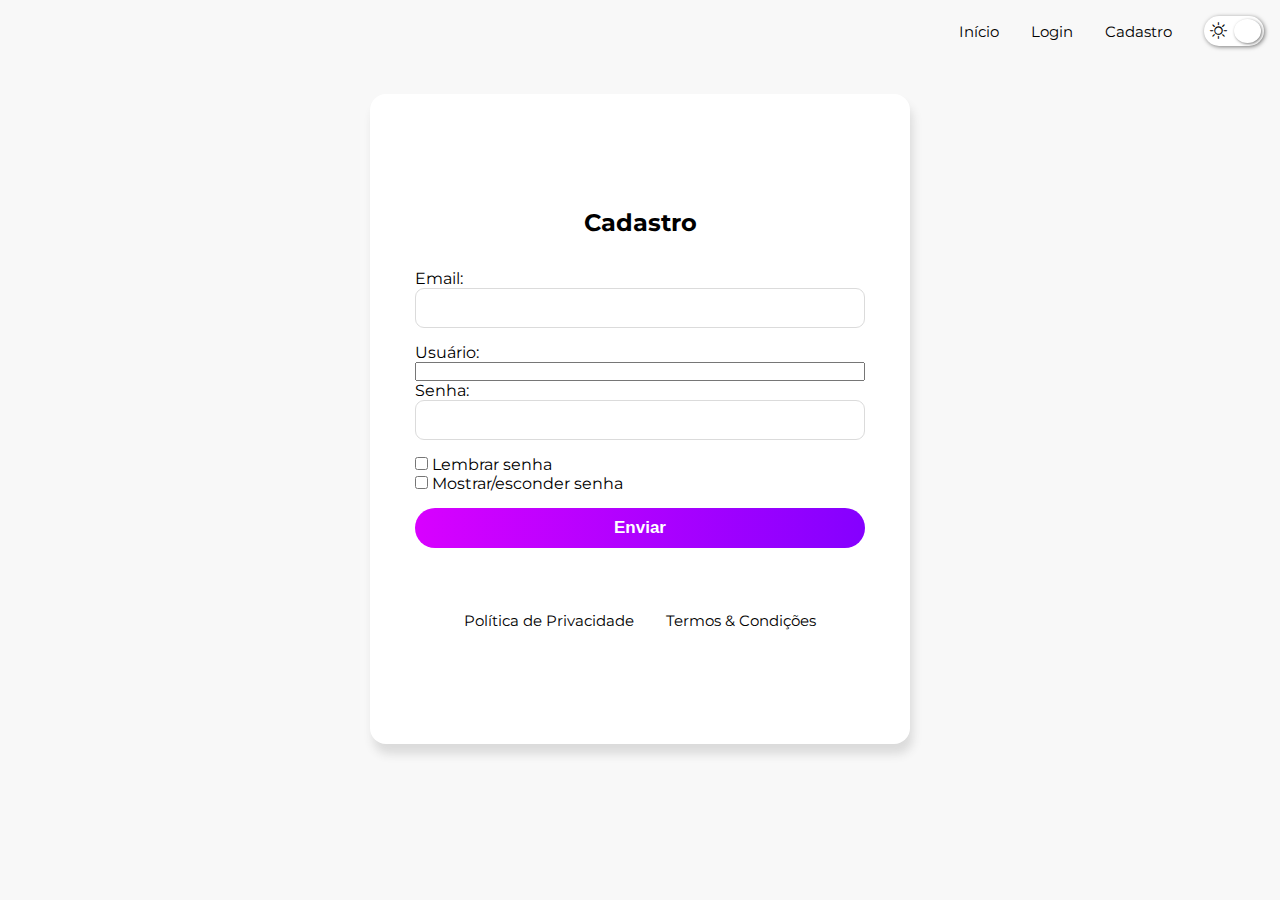
<file: cadastro.html>
<!DOCTYPE html>
<html lang="pt_BR">
<head>
    <meta charset="UTF-8">
    <meta http-equiv="X-UA-Compatible" content="IE=edge">
    <meta name="viewport" content="width=device-width, initial-scale=1.0">
    <title>Cadastro</title>
    <link rel="stylesheet" href="https://cdn.jsdelivr.net/npm/bootstrap-icons@1.7.2/font/bootstrap-icons.css">
    <link rel="stylesheet" href="css/style.css">
    <link rel="stylesheet" href="css/cadastro.css">
</head>
<body>
    <main class="container">
        <nav class="navbar">
            <ul class="grid">
                <li><a href="index.html" class="nav">Início</a></li>
                <li><a href="login.html" class="nav">Login</a></li>
                <li><a href="cadastro.html" class="nav">Cadastro</a></li>
                <li>
                    <input type="checkbox" class="darkmode" id="checkbox">
                    <label for="checkbox" class="label">
                        <i class="bi bi-sun"></i>
                        <i class="bi bi-moon-stars-fill"></i>
                        <section class="ball"></section>
                    </label>
                </li>
            </ul>
        </nav>
        <section class="form">
            <h2 class="title-register">Cadastro</h2>
            <form action="">
                <section class="email-password">
                    <label for="emailUser">Email:</label>
                    <input type="email" name="email" id="emailUser">
                    
                    <label for="username">Usuário:</label>
                    <input type="text" name="username" id="username">
                    
                    <label for="passwordUser">Senha:</label>
                    <input type="password" name="password" id="passwordUser">
                </section>
                <section class="remmemberMe">
                    <input type="checkbox" name="remember_me">
                    <label for="remember_me">Lembrar senha</label>
                </section>
                <section class="toggle-password">
                    <input type="checkbox" onclick="togglePassword()">
                    <label for="togglePassword">Mostrar/esconder senha</label>
                </section>
                <button type="submit" class="submit">Enviar</button>
            </form>
            <section class="form-footer">
                <a href="#" class="privacy">Política de Privacidade</a>
                <a href="#" class="terms">Termos & Condições</a>
            </section>
        </section>
    </main>

    <div vw class="enabled">
        <div vw-access-button class="active"></div>
        <div vw-plugin-wrapper>
          <div class="vw-plugin-top-wrapper"></div>
        </div>
      </div>
      <script src="https://vlibras.gov.br/app/vlibras-plugin.js"></script>
      <script>
        new window.VLibras.Widget('https://vlibras.gov.br/app');
      </script>

    <script src="script.js"></script>
</body>
</html>
</file>
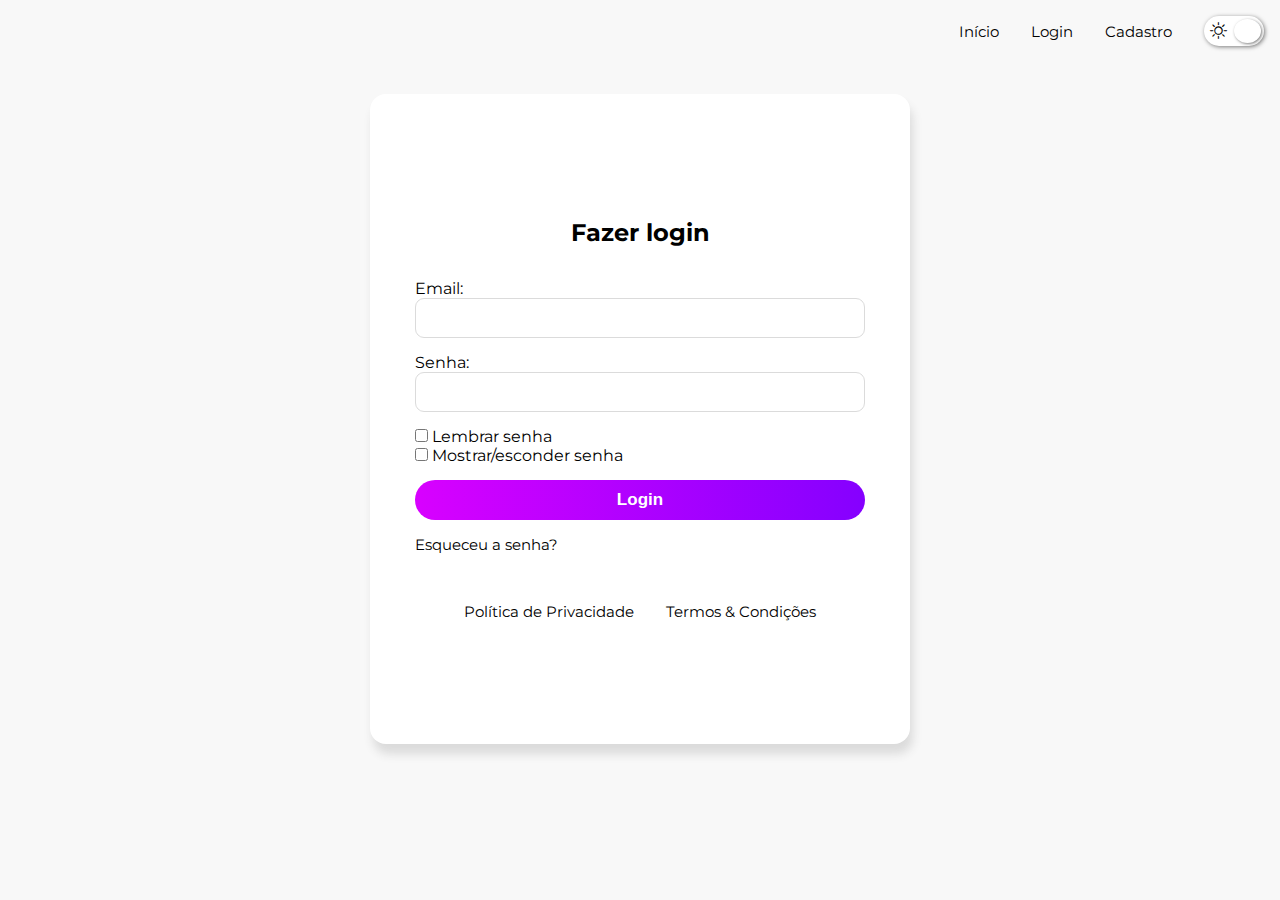
<file: login.html>
<!DOCTYPE html>
<html lang="pt_BR">

<head>
    <meta charset="UTF-8">
    <meta http-equiv="X-UA-Compatible" content="IE=edge">
    <meta name="viewport" content="width=device-width, initial-scale=1.0">
    <title>Login</title>
    <link rel="stylesheet" href="css/style.css">
    <link rel="stylesheet" href="https://cdn.jsdelivr.net/npm/bootstrap-icons@1.7.2/font/bootstrap-icons.css">
</head>

<body>
    <main class="container">
        <nav class="navbar">
            <ul class="grid">
                <li><a href="index.html" class="nav">Início</a></li>
                <li><a href="login.html" class="nav">Login</a></li>
                <li><a href="cadastro.html" class="nav">Cadastro</a></li>
                <li>
                    <input type="checkbox" class="darkmode" id="checkbox">
                    <label for="checkbox" class="label">
                        <i class="bi bi-sun"></i>
                        <i class="bi bi-moon-stars-fill"></i>
                        <section class="ball"></section>
                    </label>
                </li>
            </ul>
        </nav>
        <section class="form">
            <h2 class="title">Fazer login</h2>
            <form action="">
                <section class="email-password">
                    <label for="emailUser">Email:</label>
                    <input type="email" name="email" id="emailUser">
                    <label for="passwordUser">Senha:</label>
                    <input type="password" name="password" id="passwordUser">
                </section>
                <section class="remmemberMe">
                    <input type="checkbox" name="remember_me">
                    <label for="remember_me">Lembrar senha</label>
                </section>
                <section class="toggle-password">
                    <input type="checkbox" onclick="togglePassword()">
                    <label for="togglePassword">Mostrar/esconder senha</label>
                </section>
                <button type="submit" class="submit">Login</button>
                <a href="#" class="forgotPassword">Esqueceu a senha?</a>
            </form>
            <section class="form-footer">
                <a href="#" class="privacy">Política de Privacidade</a>
                <a href="#" class="terms">Termos & Condições</a>
            </section>
        </section>
    </main>

    <!-- Acessibilidade libras 
    <div vw class="enabled">
        <div vw-access-button class="active"></div>
        <div vw-plugin-wrapper>
          <div class="vw-plugin-top-wrapper"></div>
        </div>
      </div>
      <script src="https://vlibras.gov.br/app/vlibras-plugin.js"></script>
      <script>
        new window.VLibras.Widget('https://vlibras.gov.br/app');
      </script>-->

    <script src="script.js"></script>
</body>

</html>
</file>
<file: css/style.css>
@import url('https://fonts.googleapis.com/css2?family=Montserrat:ital,wght@0,400;0,600;0,700;0,800;1,400;1,500&display=swap');

* {
    padding: 0;
    margin: 0;
    box-sizing: border-box;
}
html {
    --bg: #f8f8f8;
    --bg-form: #fff;
    --color-text: #000;
    --white: #fff;
    --box-shadow: #dbdbdb;
}
body {
    background: var(--bg);
    font-family: 'Montserrat', sans-serif;
    overflow: hidden;
    transition: background 0.2s linear;
}

a {
    color: var(--color-text);
    outline: none;
    text-decoration: none;
    font-size: 15px;
}

li {
    list-style: none;
}

.navbar {
    display: flex;
    justify-content: flex-end;
}

.navbar ul {
    display: inline-flex;
    /* justify-content: space-between; */
    align-items: center;
    gap: 2rem;
    margin: 1rem;
}
.nav {
    color: var(--color-text);
}
/* Botao de darkmode */
.darkmode {
    opacity: 0;
    position: absolute;
}

.darkmode:checked + .label .ball {
    transform: translateX(-24px);
}

.label {
    background: #fff;
    box-shadow: 1px 1px 4px rgb(0, 0, 0, 0.5);
    display: flex;
    justify-content: space-between;
    align-items: center;
    border-radius: 50px;
    height: 30px;
    width: 60px;
    position: relative;
    padding: 6px;
}

.ball {
    border-radius: 50%;
    background: #fff;
    box-shadow: 1px 1px 3px rgb(0, 0, 0, 0.5);
    width: 27px;
    height: 24px;
    position: absolute;
    right: 3px;
    transition: transform 0.2s linear;
}

.container {
    height: 100vh;
}

section.form {
    display: flex;
    justify-content: center;
    flex-direction: column;
    align-items: center;
    margin: 0 auto;
    margin-top: 2rem;
    font-size: 16px;
}

.form {
    box-shadow: 3px 10px 10px var(--box-shadow);
    background: var(--bg-form);
    color: var(--color-text);
    border-radius: 1rem;

    display: grid;
    justify-items: center;
    align-content: center;
    gap: 2rem;
    width: 100%;
    max-width: 37.5rem;
    height: 40.625rem;
}

.email-password {
    display: flex;
    flex-direction: column;
}

.titleLogin {
    font-size: 50px;
}

#emailUser,
#passwordUser {
    width: 28.125rem;
    height: 2.5rem;
    padding: 10px;
    border: 1px solid #dbdbdb;
    border-radius: 0.5625rem;
    margin: 0 0 15px;
    font-size: 15px;
}

#emailUser:focus,
#passwordUser:focus {
    opacity: 0.8;
    outline: none;
}

.submit {
    margin: 15px 0 15px;
}

.titleRemember {
    margin: 0 10px;
}

.submit {
    width: 100%;
    height: 40px;
    max-width: 450px;

    border: none;
    border-radius: 20px;
    background: linear-gradient(to right, #d801ff, #8500ff);
    cursor: pointer;
    color: #fff;
    font-size: 16px;
    font-weight: 600;
}

.submit:hover {
    opacity: 0.8;
}

.form-footer {
    display: inline-flex;
    justify-content: space-between;
    gap: 2rem;
    margin: 1rem 0 0;
}

/* Responsividade */
/* Menor que 320px */
@media only screen and (max-width: 320px) {

    body,
    .submit,
    .forgotPassword,
    .form-footer a {
        font-size: calc(8px + 1vmin);
    }

    .form {
        max-width: 250px;
    }

    #emailUser,
    #passwordUser {
        max-width: 200px;
    }

    .titleLogin {
        font-size: calc(30px + 1vmin);
    }

    .form-footer {
        text-align: center;
    }
}

/* Maior que 321px e menor que 424px */
@media screen and (min-width: 321px) and (max-width: 424px) {

    body,
    .submit {
        font-size: calc(8px + 1vmin);
    }

    .form {
        max-width: 340px;
    }

    #emailUser,
    #passwordUser,
    .form-footer {
        max-width: 280px;
    }

    .titleLogin {
        font-size: calc(30px + 1vmin);
    }

    .form-footer {
        text-align: center;
    }
}

/* Maior que 425px e menor que 699px */
@media screen and (min-width: 425px) and (max-width: 699px) {

    body,
    .submit {
        font-size: calc(8px + 1vmin);
    }

    .form {
        max-width: 400px;
    }

    #emailUser,
    #passwordUser,
    .form-footer {
        max-width: 350px;
    }

    .titleLogin {
        font-size: calc(30px + 1vmin);
    }

    .form-footer {
        text-align: center;
    }
}

/* Tablets - Maior que 700px e menor que 1023px*/
@media screen and (min-width: 700px) and (max-width: 1023px) {

    body,
    .submit {
        font-size: calc(8px + 1vmin);
    }

    .form {
        max-width: 440px;
    }

    #emailUser,
    #passwordUser,
    .form-footer {
        max-width: 350px;
    }

    .titleLogin {
        font-size: calc(30px + 1vmin);
    }
}

@media screen and (min-width:1024px) {

    body,
    .submit {
        font-size: calc(8px + 1vmin);
    }

    .form {
        max-width: 540px;
    }

    #emailUser,
    #passwordUser,
    .form-footer {
        max-width: 450px;
    }

    .titleLogin {
        font-size: calc(30px + 1vmin);
    }
}

@media (min-width:1400px) {

    body,
    .submit {
        font-size: calc(8px + 1vmin);
    }

    .form {
        max-width: 590px;
    }

    #emailUser,
    #passwordUser,
    .form-footer {
        max-width: 450px;
    }

    .titleLogin {
        font-size: calc(30px + 1vmin);
    }
}
</file>
<file: css/cadastro.css>
/* Responsividade */
/* Menor que 320px */
@media only screen and (max-width: 320px) {

    body,
    .submit,
    .forgotPassword,
    .form-footer a {
        font-size: calc(8px + 1vmin);
    }

    .form {
        max-width: 250px;
    }

    #emailUser,
    #passwordUser, #username {
        max-width: 200px;
    }

    .titleLogin {
        font-size: calc(30px + 1vmin);
    }

    .form-footer {
        text-align: center;
    }
}

/* Maior que 321px e menor que 424px */
@media screen and (min-width: 321px) and (max-width: 424px) {

    body,
    .submit {
        font-size: calc(8px + 1vmin);
    }

    .form {
        max-width: 340px;
    }

    #emailUser,
    #passwordUser, #username,
    .form-footer {
        max-width: 280px;
    }

    .titleLogin {
        font-size: calc(30px + 1vmin);
    }

    .form-footer {
        text-align: center;
    }
}

/* Maior que 425px e menor que 699px */
@media screen and (min-width: 425px) and (max-width: 699px) {

    body,
    .submit {
        font-size: calc(8px + 1vmin);
    }

    .form {
        max-width: 400px;
    }

    #emailUser,
    #passwordUser, #username,
    .form-footer {
        max-width: 350px;
    }

    .titleLogin {
        font-size: calc(30px + 1vmin);
    }

    .form-footer {
        text-align: center;
    }
}

/* Tablets - Maior que 700px e menor que 1023px*/
@media screen and (min-width: 700px) and (max-width: 1023px) {

    body,
    .submit {
        font-size: calc(8px + 1vmin);
    }

    .form {
        max-width: 460px;
    }

    #emailUser,
    #passwordUser, #username,
    .form-footer {
        max-width: 340px;
    }

    .titleLogin {
        font-size: calc(30px + 1vmin);
    }
}

@media screen and (min-width:1024px) {

    body,
    .submit {
        font-size: calc(8px + 1vmin);
    }

    .form {
        max-width: 540px;
    }

    #emailUser,
    #passwordUser, #username,
    .form-footer {
        max-width: 450px;
    }

    .titleLogin {
        font-size: calc(30px + 1vmin);
    }
}

@media (min-width:1400px) {

    body,
    .submit {
        font-size: calc(8px + 1vmin);
    }

    .form {
        max-width: 590px;
    }

    #emailUser,
    #passwordUser, #username,
    .form-footer {
        max-width: 450px;
    }

    .titleLogin {
        font-size: calc(30px + 1vmin);
    }
}
</file>
